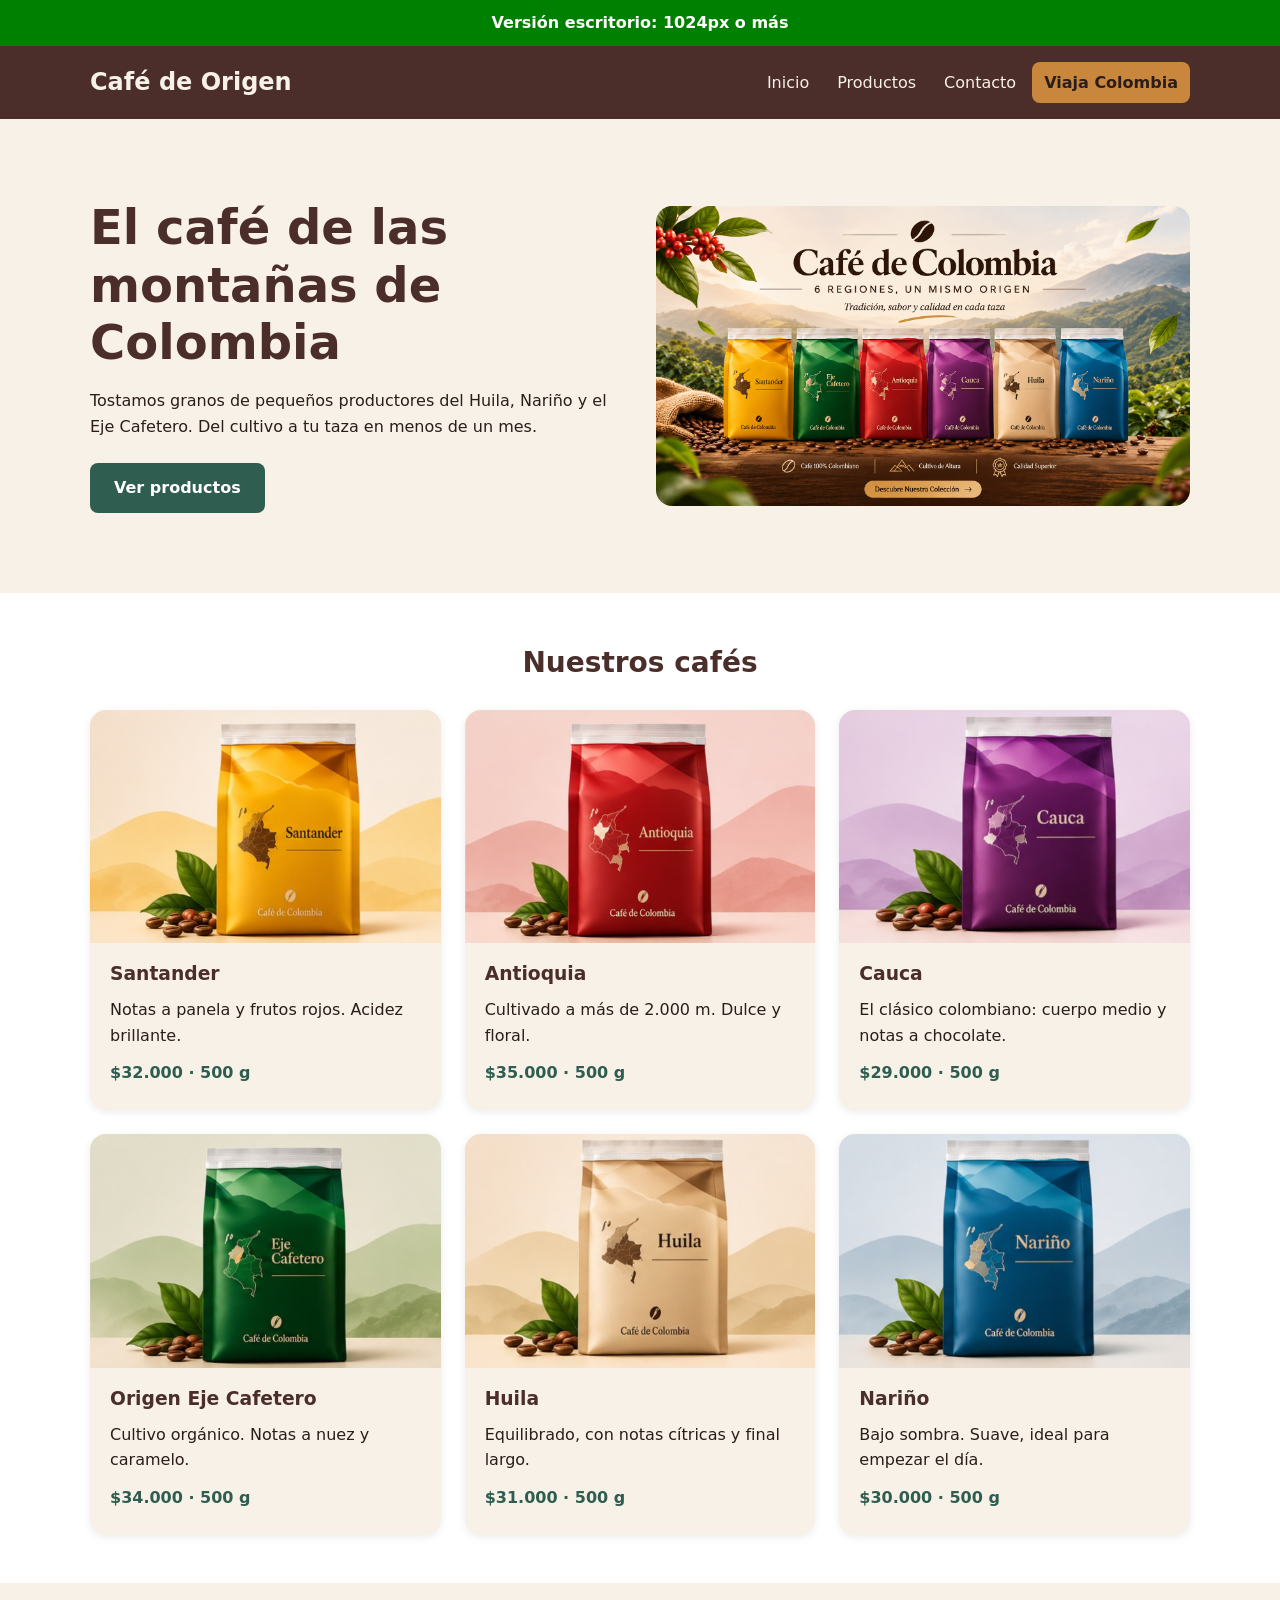
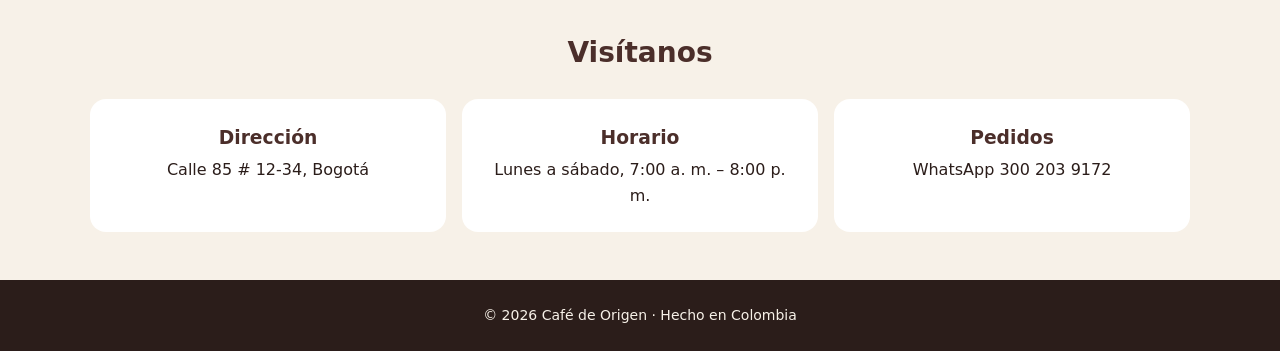
<file: index1.html>
<!DOCTYPE html>
<html lang="es">
<head>
    <meta charset="UTF-8">
    <meta name="viewport" content="width=device-width, initial-scale=1.0">
    <title>Café de Origen</title>
    <link rel="stylesheet" href="styles.css">
</head>
<body>

    <p class="mensaje"></p>


    <header class="header">
        <div class="contenedor header__contenido">
            <a href="#inicio" class="logo">Café de Origen</a>
            <nav aria-label="Principal">
                <ul class="nav__lista">
                    <li><a href="#inicio">Inicio</a></li>
                    <li><a href="#productos">Productos</a></li>
                    <li><a href="#contacto">Contacto</a></li>
                    <li><a href="index.html" class="nav__destacado">Viaja Colombia</a></li>
                </ul>
            </nav>
        </div>
    </header>

    <main>


        <section class="hero" id="inicio">
            <div class="contenedor hero__contenido">
                <div class="hero__texto">
                    <h1>El café de las montañas de Colombia</h1>
                    <p>Tostamos granos de pequeños productores del Huila, Nariño y el Eje Cafetero. Del cultivo a tu taza en menos de un mes.</p>
                    <a href="#productos" class="boton">Ver productos</a>
                </div>
                <img class="hero__imagen" src="banner.png" alt="Café de Colombia: 6 regiones, un mismo origen">
            </div>
        </section>

        <section class="productos" id="productos">
            <div class="contenedor">
                <h2>Nuestros cafés</h2>
                <div class="tarjetas">

                    <article class="tarjeta">
                        <img loading="lazy" src="cafe_santander.png"
                             alt="Café de Santander">
                        <div class="tarjeta__cuerpo">
                            <h3>Santander</h3>
                            <p>Notas a panela y frutos rojos. Acidez brillante.</p>
                            <span class="precio">$32.000 · 500 g</span>
                        </div>
                    </article>

                    <article class="tarjeta">
                        <img loading="lazy" src="cafe_antioquia.png"
                             alt="Café de Antioquia">
                        <div class="tarjeta__cuerpo">
                            <h3>Antioquia</h3>
                            <p>Cultivado a más de 2.000 m. Dulce y floral.</p>
                            <span class="precio">$35.000 · 500 g</span>
                        </div>
                    </article>

                    <article class="tarjeta">
                        <img loading="lazy" src="cafe_cauca.png"
                             alt="Café del Cauca">
                        <div class="tarjeta__cuerpo">
                            <h3>Cauca</h3>
                            <p>El clásico colombiano: cuerpo medio y notas a chocolate.</p>
                            <span class="precio">$29.000 · 500 g</span>
                        </div>
                    </article>

                    <article class="tarjeta">
                        <img loading="lazy" src="cafe_eje_cafetero.png"
                             alt="Café del Eje Cafetero">
                        <div class="tarjeta__cuerpo">
                            <h3>Origen Eje Cafetero</h3>
                            <p>Cultivo orgánico. Notas a nuez y caramelo.</p>
                            <span class="precio">$34.000 · 500 g</span>
                        </div>
                    </article>

                    <article class="tarjeta">
                        <img loading="lazy" src="cafe_huila.png"
                             alt="Café del Huila">
                        <div class="tarjeta__cuerpo">
                            <h3>Huila</h3>
                            <p>Equilibrado, con notas cítricas y final largo.</p>
                            <span class="precio">$31.000 · 500 g</span>
                        </div>
                    </article>

                    <article class="tarjeta">
                        <img loading="lazy" src="cafe_narino.png"
                             alt="Café de Nariño">
                        <div class="tarjeta__cuerpo">
                            <h3>Nariño</h3>
                            <p>Bajo sombra. Suave, ideal para empezar el día.</p>
                            <span class="precio">$30.000 · 500 g</span>
                        </div>
                    </article>

                </div>
            </div>
        </section>

        <section class="contacto" id="contacto">
            <div class="contenedor">
                <h2>Visítanos</h2>
                <div class="contacto__grid">
                    <div class="contacto__bloque">
                        <h3>Dirección</h3>
                        <p>Calle 85 # 12-34, Bogotá</p>
                    </div>
                    <div class="contacto__bloque">
                        <h3>Horario</h3>
                        <p>Lunes a sábado, 7:00 a. m. – 8:00 p. m.</p>
                    </div>
                    <div class="contacto__bloque">
                        <h3>Pedidos</h3>
                        <p><a href="https://wa.me/573002039172">WhatsApp 300 203 9172</a></p>
                    </div>
                </div>
            </div>
        </section>

    </main>

    <footer class="footer">
        <p>© 2026 Café de Origen · Hecho en Colombia</p>
    </footer>

</body>
</html>
</file>
<file: styles.css>
/* ===== PASO 3: Reset y box-sizing ===== */
* {
    box-sizing: border-box;
    margin: 0;
    padding: 0;
}

/* ===== PASO 4: Tipografía base con unidades relativas ===== */
html {
    font-size: 100%; /* 1rem = 16px */
    scroll-behavior: smooth;
}

body {
    font-family: system-ui, "Segoe UI", Roboto, Arial, sans-serif;
    font-size: 1rem;
    line-height: 1.6;
    color: #2b1d1a;
    background-color: #f7f1e8;
}

a {
    color: inherit;
    text-decoration: none;
}

ul {
    list-style: none;
}

h2 {
    font-size: 1.75rem;
    color: #4b2e2a;
    text-align: center;
    margin-bottom: 1.5rem;
}

/* ===== PASO 5: Imágenes fluidas ===== */
img {
    max-width: 100%;
    height: auto;
    display: block;
}

/* ===== PASO 6: Contenedor ===== */
.contenedor {
    width: 90%;
    max-width: 1100px;
    margin: 0 auto;
}

/* ===== Aviso de tamaño de pantalla (móvil) ===== */
.mensaje {
    padding: 10px;
    text-align: center;
    font-weight: bold;
    background-color: red;
    color: white;
}

.mensaje::after {
    content: "Versión celular: menos de 768px";
}

/* ===== PASO 7: Encabezado y menú (móvil) ===== */
.header {
    background-color: #4b2e2a;
    color: #f7f1e8;
    padding: 1rem 0;
}

.header__contenido {
    display: flex;
    flex-direction: column;
    align-items: center;
    gap: 1rem;
}

.logo {
    font-size: 1.5rem;
    font-weight: 700;
}

.nav__lista {
    display: flex;
    flex-direction: column;
    align-items: center;
    gap: 0.5rem;
}

.nav__lista a {
    display: block;
    padding: 0.5rem 1rem;
    border-radius: 0.5rem;
}

.nav__lista a:hover {
    background-color: rgba(255, 255, 255, 0.15);
}

.nav__destacado {
    background-color: #c8873d;
    color: #2b1d1a;
    font-weight: 700;
}

/* ===== PASO 8: Hero (móvil) ===== */
.hero {
    padding: 3rem 0;
}

.hero__contenido {
    display: grid;
    gap: 2rem;
}

.hero h1 {
    font-size: 2rem;
    line-height: 1.2;
    color: #4b2e2a;
    margin-bottom: 1rem;
}

.hero p {
    margin-bottom: 1.5rem;
}

.boton {
    display: inline-block;
    background-color: #2f5d50;
    color: #ffffff;
    padding: 0.75rem 1.5rem;
    border-radius: 0.5rem;
    font-weight: 700;
}

.hero__imagen {
    border-radius: 1rem;
}

/* ===== PASO 9: Tarjetas de productos (móvil: 1 columna) ===== */
.productos {
    background-color: #ffffff;
    padding: 3rem 0;
}

.tarjetas {
    display: grid;
    grid-template-columns: 1fr;
    gap: 1.5rem;
}

.tarjeta {
    background-color: #f7f1e8;
    border-radius: 1rem;
    overflow: hidden;
    box-shadow: 0 2px 8px rgba(0, 0, 0, 0.08);
}

/* Todas las fotos de las tarjetas con la misma proporción */
.tarjeta img {
    width: 100%;
    aspect-ratio: 3 / 2;
    object-fit: cover;
}

.tarjeta__cuerpo {
    padding: 1rem 1.25rem 1.5rem;
}

.tarjeta h3 {
    color: #4b2e2a;
    margin-bottom: 0.5rem;
}

.precio {
    display: block;
    margin-top: 0.75rem;
    font-weight: 700;
    color: #2f5d50;
}

/* ===== PASO 10: Contacto y pie de página (móvil) ===== */
.contacto {
    padding: 3rem 0;
}

.contacto__grid {
    display: flex;
    flex-direction: column;
    gap: 1rem;
}

.contacto__bloque {
    background-color: #ffffff;
    padding: 1.5rem;
    border-radius: 1rem;
    text-align: center;
}

.contacto__bloque h3 {
    color: #4b2e2a;
    margin-bottom: 0.25rem;
}

.footer {
    background-color: #2b1d1a;
    color: #f7f1e8;
    text-align: center;
    padding: 1.5rem 0;
    font-size: 0.875rem;
}

/* ==========================================================
   BLOQUE 2: MEDIA QUERIES PARA TABLET Y ESCRITORIO
   ========================================================== */

/* ===== PASO 12: Tablet (768px en adelante) ===== */
@media (min-width: 768px) {
    .mensaje {
        background-color: orange;
    }

    .mensaje::after {
        content: "Versión tablet: 768px a 1023px";
    }

    .header__contenido {
        flex-direction: row;
        justify-content: space-between;
    }

    .nav__lista {
        flex-direction: row;
        gap: 0.25rem;
    }

    .nav__lista a {
        padding: 0.5rem 0.75rem;
    }

    .hero h1 {
        font-size: 2.5rem;
    }

    .tarjetas {
        grid-template-columns: repeat(2, 1fr);
    }

    .contacto__grid {
        flex-direction: row;
    }

    .contacto__bloque {
        flex: 1;
    }
}

/* ===== PASO 13: Escritorio (1024px en adelante) ===== */
@media (min-width: 1024px) {
    .mensaje {
        background-color: green;
    }

    .mensaje::after {
        content: "Versión escritorio: 1024px o más";
    }

    .hero {
        padding: 5rem 0;
    }

    .hero__contenido {
        grid-template-columns: 1fr 1fr;
        align-items: center;
    }

    .hero h1 {
        font-size: 3rem;
    }

    .tarjetas {
        grid-template-columns: repeat(3, 1fr);
    }
}
</file>
